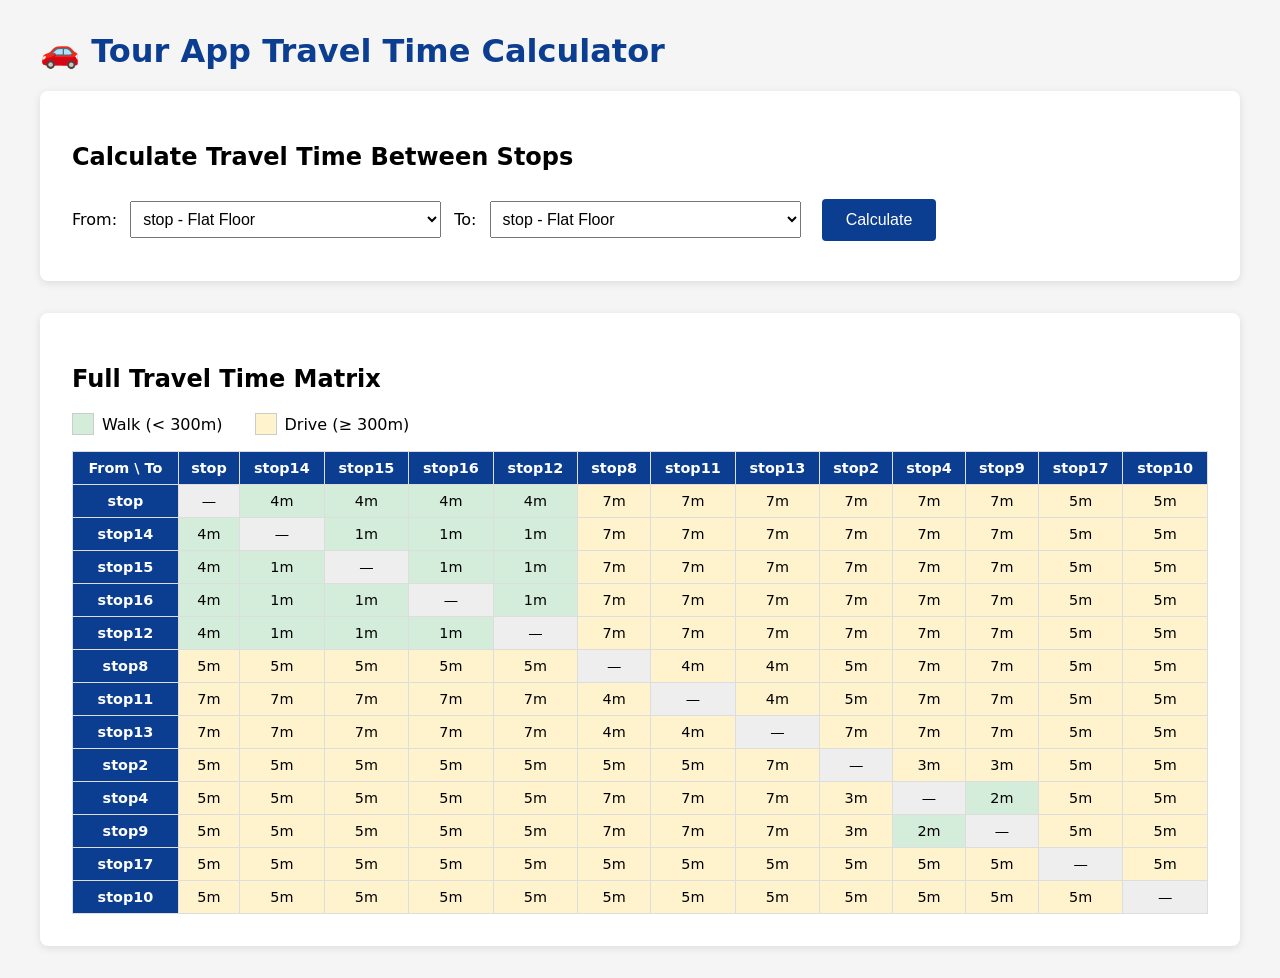
<file: test-travel-times.html>
<!DOCTYPE html>
<html lang="en">
<head>
  <meta charset="UTF-8">
  <meta name="viewport" content="width=device-width, initial-scale=1.0">
  <title>Travel Time Calculator - Test</title>
  <style>
    body {
      font-family: system-ui, -apple-system, sans-serif;
      max-width: 1200px;
      margin: 2rem auto;
      padding: 0 1rem;
      background: #f5f5f5;
    }
    h1 { color: #0b3d91; }
    .calculator {
      background: white;
      padding: 2rem;
      border-radius: 8px;
      box-shadow: 0 2px 8px rgba(0,0,0,0.1);
      margin-bottom: 2rem;
    }
    select, button {
      padding: 0.5rem;
      font-size: 1rem;
      margin: 0.5rem;
    }
    button {
      background: #0b3d91;
      color: white;
      border: none;
      border-radius: 4px;
      cursor: pointer;
      padding: 0.75rem 1.5rem;
    }
    button:hover { background: #0a2f6e; }
    .result {
      margin-top: 1rem;
      padding: 1rem;
      background: #e8f4f8;
      border-left: 4px solid #0b3d91;
      border-radius: 4px;
      font-size: 1.1rem;
    }
    .matrix {
      background: white;
      padding: 2rem;
      border-radius: 8px;
      box-shadow: 0 2px 8px rgba(0,0,0,0.1);
      overflow-x: auto;
    }
    table {
      width: 100%;
      border-collapse: collapse;
      font-size: 0.9rem;
    }
    th, td {
      padding: 0.5rem;
      border: 1px solid #ddd;
      text-align: center;
    }
    th {
      background: #0b3d91;
      color: white;
      position: sticky;
      top: 0;
    }
    td.walk { background: #d4edda; }
    td.drive { background: #fff3cd; }
    .legend {
      margin: 1rem 0;
      display: flex;
      gap: 2rem;
    }
    .legend-item {
      display: flex;
      align-items: center;
      gap: 0.5rem;
    }
    .legend-color {
      width: 20px;
      height: 20px;
      border: 1px solid #ccc;
    }
  </style>
</head>
<body>
  <h1>🚗 Tour App Travel Time Calculator</h1>

  <div class="calculator">
    <h2>Calculate Travel Time Between Stops</h2>
    <div>
      <label>From:
        <select id="fromStop"></select>
      </label>
      <label>To:
        <select id="toStop"></select>
      </label>
      <button onclick="calculateSingle()">Calculate</button>
    </div>
    <div id="result" class="result" style="display: none;"></div>
  </div>

  <div class="matrix">
    <h2>Full Travel Time Matrix</h2>
    <div class="legend">
      <div class="legend-item">
        <div class="legend-color" style="background: #d4edda;"></div>
        <span>Walk (< 300m)</span>
      </div>
      <div class="legend-item">
        <div class="legend-color" style="background: #fff3cd;"></div>
        <span>Drive (≥ 300m)</span>
      </div>
    </div>
    <div id="matrix"></div>
  </div>

  <script src="data/gpsCoordinates.js"></script>
  <script>
    // Populate dropdowns
    const stopIds = Object.keys(window.GPS_COORDS).filter(id => !id.startsWith('_'));
    const fromSelect = document.getElementById('fromStop');
    const toSelect = document.getElementById('toStop');

    stopIds.forEach(id => {
      const stop = window.GPS_COORDS[id];
      const option1 = document.createElement('option');
      option1.value = id;
      option1.textContent = `${id} - ${stop.label}`;
      fromSelect.appendChild(option1);

      const option2 = document.createElement('option');
      option2.value = id;
      option2.textContent = `${id} - ${stop.label}`;
      toSelect.appendChild(option2);
    });

    // Calculate single route
    function calculateSingle() {
      const from = fromSelect.value;
      const to = toSelect.value;

      if (from === to) {
        document.getElementById('result').innerHTML = '⚠️ Same stop selected';
        document.getElementById('result').style.display = 'block';
        return;
      }

      const result = calculateTravelTime(from, to);
      const distanceKm = (result.distance / 1000).toFixed(2);
      const distanceFt = (result.distance * 3.28084).toFixed(0);

      document.getElementById('result').innerHTML = `
        <strong>${window.GPS_COORDS[from].label} → ${window.GPS_COORDS[to].label}</strong><br>
        Distance: ${distanceKm} km (${distanceFt} ft)<br>
        Travel Time: <strong>${result.minutes} minutes</strong> (${result.mode})<br>
        <small>GPS: ${window.GPS_COORDS[from].lat.toFixed(6)}, ${window.GPS_COORDS[from].lng.toFixed(6)} →
        ${window.GPS_COORDS[to].lat.toFixed(6)}, ${window.GPS_COORDS[to].lng.toFixed(6)}</small>
      `;
      document.getElementById('result').style.display = 'block';
    }

    // Build full matrix
    function buildMatrix() {
      const matrix = buildTravelTimeMatrix();

      let html = '<table><thead><tr><th>From \\ To</th>';
      stopIds.forEach(id => {
        html += `<th title="${window.GPS_COORDS[id].label}">${id}</th>`;
      });
      html += '</tr></thead><tbody>';

      stopIds.forEach(fromId => {
        html += `<tr><th title="${window.GPS_COORDS[fromId].label}">${fromId}</th>`;
        stopIds.forEach(toId => {
          const time = matrix[fromId][toId];
          if (time.minutes === 0) {
            html += '<td style="background: #eee;">—</td>';
          } else {
            const className = time.mode === 'walk' ? 'walk' : 'drive';
            const distKm = (time.distance / 1000).toFixed(1);
            html += `<td class="${className}" title="${distKm}km ${time.mode}">${time.minutes}m</td>`;
          }
        });
        html += '</tr>';
      });

      html += '</tbody></table>';
      document.getElementById('matrix').innerHTML = html;
    }

    // Initialize
    buildMatrix();
  </script>
</body>
</html>
</file>
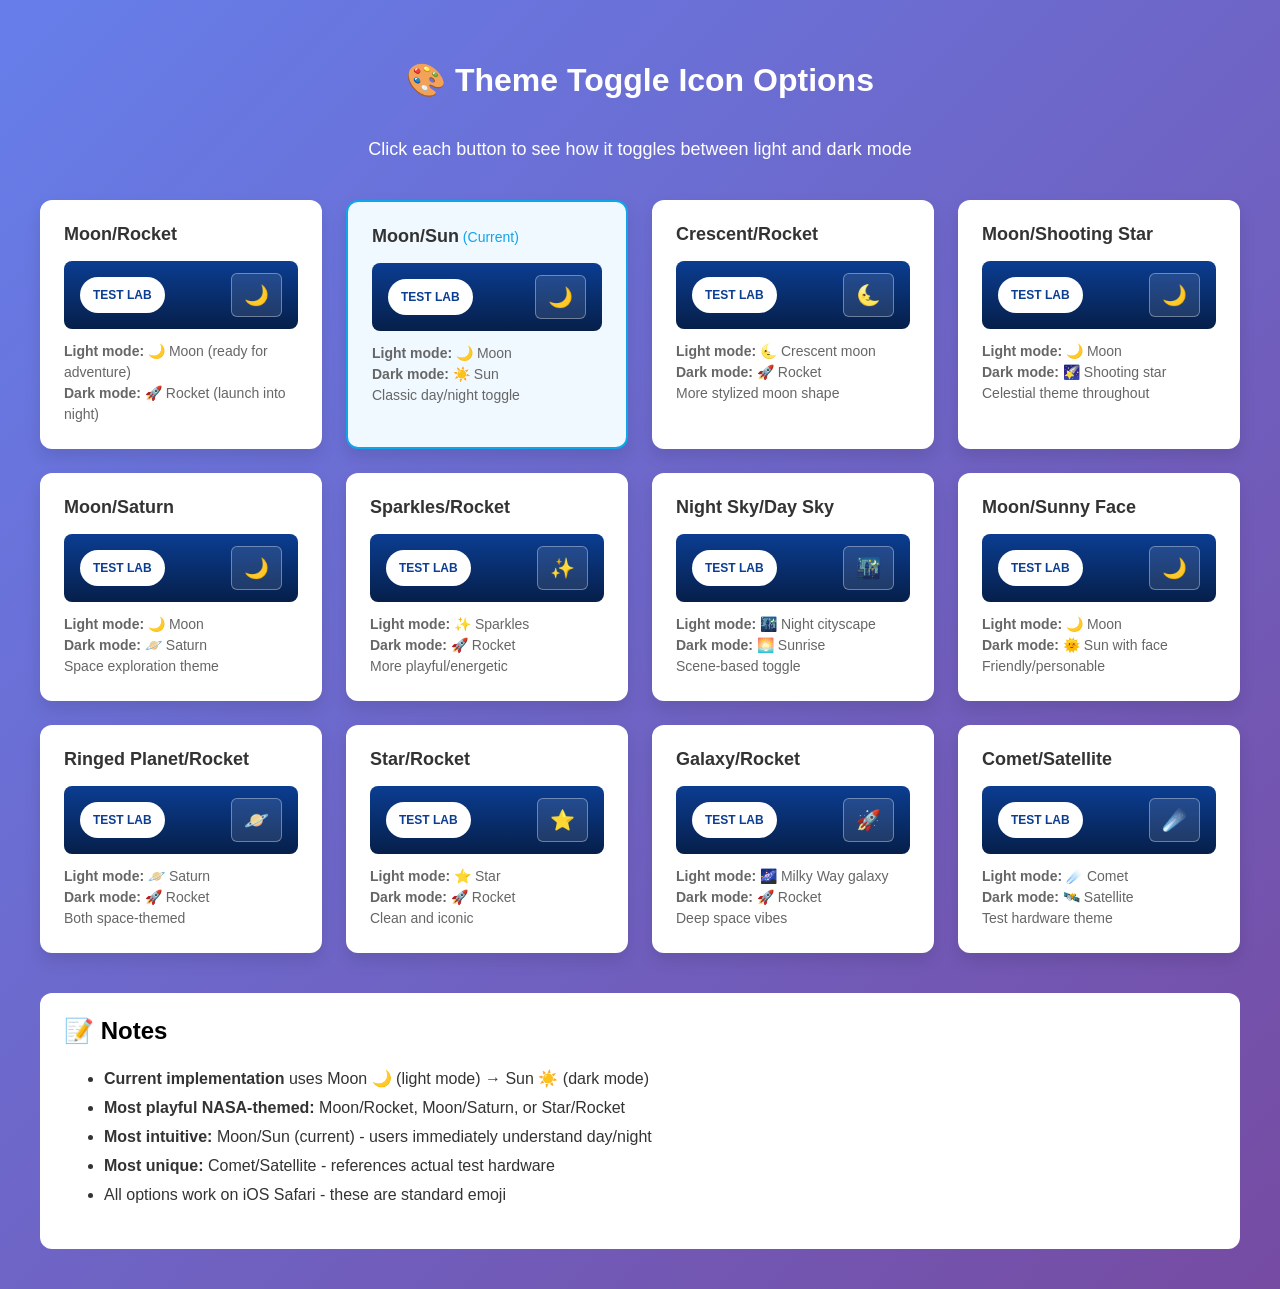
<file: theme-toggle-mockup.html>
<!DOCTYPE html>
<html lang="en">
<head>
<meta charset="UTF-8">
<meta name="viewport" content="width=device-width, initial-scale=1.0">
<title>Theme Toggle Icon Mockups</title>
<style>
* { box-sizing: border-box; }
body {
  font-family: -apple-system, BlinkMacSystemFont, "Segoe UI", Roboto, sans-serif;
  margin: 0;
  padding: 40px 20px;
  background: linear-gradient(135deg, #667eea 0%, #764ba2 100%);
  min-height: 100vh;
}
.container {
  max-width: 1200px;
  margin: 0 auto;
}
h1 {
  color: white;
  text-align: center;
  margin-bottom: 40px;
  font-size: 32px;
}
.grid {
  display: grid;
  grid-template-columns: repeat(auto-fit, minmax(280px, 1fr));
  gap: 24px;
  margin-bottom: 40px;
}
.mockup {
  background: white;
  border-radius: 12px;
  padding: 24px;
  box-shadow: 0 8px 16px rgba(0,0,0,0.1);
}
.mockup h3 {
  margin: 0 0 16px;
  font-size: 18px;
  color: #333;
}
.mockup-header {
  background: linear-gradient(180deg, #0b3d91, #061f4a);
  color: white;
  display: flex;
  align-items: center;
  gap: 12px;
  padding: 12px 16px;
  border-radius: 8px;
  margin-bottom: 12px;
}
.mockup-badge {
  width: auto;
  height: 36px;
  padding: 0 12px;
  border-radius: 18px;
  background: white;
  color: #0b3d91;
  display: flex;
  align-items: center;
  justify-content: center;
  font-weight: 800;
  font-size: 12px;
  border: 1px solid rgba(255,255,255,.35);
}
.mockup-spacer { flex: 1; }
.mockup-btn {
  background: rgba(255,255,255,.1);
  color: white;
  border: 1px solid rgba(255,255,255,.35);
  padding: 8px 12px;
  border-radius: 6px;
  font-size: 20px;
  cursor: pointer;
  min-height: 44px;
  min-width: 44px;
  transition: background 0.2s;
}
.mockup-btn:hover {
  background: rgba(255,255,255,.2);
}
.description {
  color: #666;
  font-size: 14px;
  line-height: 1.5;
  margin-top: 12px;
}
.current {
  background: #f0f9ff;
  border: 2px solid #0ea5e9;
}
.current h3::after {
  content: " (Current)";
  color: #0ea5e9;
  font-weight: normal;
  font-size: 14px;
}
</style>
</head>
<body>
<div class="container">
  <h1>🎨 Theme Toggle Icon Options</h1>
  <p style="color: white; text-align: center; margin-bottom: 40px; font-size: 18px;">
    Click each button to see how it toggles between light and dark mode
  </p>

  <div class="grid">
    <!-- Option 1: Moon/Rocket -->
    <div class="mockup">
      <h3>Moon/Rocket</h3>
      <div class="mockup-header">
        <div class="mockup-badge">TEST LAB</div>
        <div class="mockup-spacer"></div>
        <button class="mockup-btn" onclick="toggle(this, '🌙', '🚀')" data-icons="🌙🚀">🌙</button>
      </div>
      <div class="description">
        <strong>Light mode:</strong> 🌙 Moon (ready for adventure)<br>
        <strong>Dark mode:</strong> 🚀 Rocket (launch into night)
      </div>
    </div>

    <!-- Option 2: Current (Moon/Sun) -->
    <div class="mockup current">
      <h3>Moon/Sun</h3>
      <div class="mockup-header">
        <div class="mockup-badge">TEST LAB</div>
        <div class="mockup-spacer"></div>
        <button class="mockup-btn" onclick="toggle(this, '🌙', '☀️')" data-icons="🌙☀️">🌙</button>
      </div>
      <div class="description">
        <strong>Light mode:</strong> 🌙 Moon<br>
        <strong>Dark mode:</strong> ☀️ Sun<br>
        Classic day/night toggle
      </div>
    </div>

    <!-- Option 3: Crescent/Rocket -->
    <div class="mockup">
      <h3>Crescent/Rocket</h3>
      <div class="mockup-header">
        <div class="mockup-badge">TEST LAB</div>
        <div class="mockup-spacer"></div>
        <button class="mockup-btn" onclick="toggle(this, '🌜', '🚀')" data-icons="🌜🚀">🌜</button>
      </div>
      <div class="description">
        <strong>Light mode:</strong> 🌜 Crescent moon<br>
        <strong>Dark mode:</strong> 🚀 Rocket<br>
        More stylized moon shape
      </div>
    </div>

    <!-- Option 4: Moon/Rocket with Star -->
    <div class="mockup">
      <h3>Moon/Shooting Star</h3>
      <div class="mockup-header">
        <div class="mockup-badge">TEST LAB</div>
        <div class="mockup-spacer"></div>
        <button class="mockup-btn" onclick="toggle(this, '🌙', '🌠')" data-icons="🌙🌠">🌙</button>
      </div>
      <div class="description">
        <strong>Light mode:</strong> 🌙 Moon<br>
        <strong>Dark mode:</strong> 🌠 Shooting star<br>
        Celestial theme throughout
      </div>
    </div>

    <!-- Option 5: Moon/Saturn -->
    <div class="mockup">
      <h3>Moon/Saturn</h3>
      <div class="mockup-header">
        <div class="mockup-badge">TEST LAB</div>
        <div class="mockup-spacer"></div>
        <button class="mockup-btn" onclick="toggle(this, '🌙', '🪐')" data-icons="🌙🪐">🌙</button>
      </div>
      <div class="description">
        <strong>Light mode:</strong> 🌙 Moon<br>
        <strong>Dark mode:</strong> 🪐 Saturn<br>
        Space exploration theme
      </div>
    </div>

    <!-- Option 6: Stars/Rocket -->
    <div class="mockup">
      <h3>Sparkles/Rocket</h3>
      <div class="mockup-header">
        <div class="mockup-badge">TEST LAB</div>
        <div class="mockup-spacer"></div>
        <button class="mockup-btn" onclick="toggle(this, '✨', '🚀')" data-icons="✨🚀">✨</button>
      </div>
      <div class="description">
        <strong>Light mode:</strong> ✨ Sparkles<br>
        <strong>Dark mode:</strong> 🚀 Rocket<br>
        More playful/energetic
      </div>
    </div>

    <!-- Option 7: Night/Day Sky -->
    <div class="mockup">
      <h3>Night Sky/Day Sky</h3>
      <div class="mockup-header">
        <div class="mockup-badge">TEST LAB</div>
        <div class="mockup-spacer"></div>
        <button class="mockup-btn" onclick="toggle(this, '🌃', '🌅')" data-icons="🌃🌅">🌃</button>
      </div>
      <div class="description">
        <strong>Light mode:</strong> 🌃 Night cityscape<br>
        <strong>Dark mode:</strong> 🌅 Sunrise<br>
        Scene-based toggle
      </div>
    </div>

    <!-- Option 8: Moon/Sunny Face -->
    <div class="mockup">
      <h3>Moon/Sunny Face</h3>
      <div class="mockup-header">
        <div class="mockup-badge">TEST LAB</div>
        <div class="mockup-spacer"></div>
        <button class="mockup-btn" onclick="toggle(this, '🌙', '🌞')" data-icons="🌙🌞">🌙</button>
      </div>
      <div class="description">
        <strong>Light mode:</strong> 🌙 Moon<br>
        <strong>Dark mode:</strong> 🌞 Sun with face<br>
        Friendly/personable
      </div>
    </div>

    <!-- Option 9: Orbit/Rocket -->
    <div class="mockup">
      <h3>Ringed Planet/Rocket</h3>
      <div class="mockup-header">
        <div class="mockup-badge">TEST LAB</div>
        <div class="mockup-spacer"></div>
        <button class="mockup-btn" onclick="toggle(this, '🪐', '🚀')" data-icons="🪐🚀">🪐</button>
      </div>
      <div class="description">
        <strong>Light mode:</strong> 🪐 Saturn<br>
        <strong>Dark mode:</strong> 🚀 Rocket<br>
        Both space-themed
      </div>
    </div>

    <!-- Option 10: Simple Star/Rocket -->
    <div class="mockup">
      <h3>Star/Rocket</h3>
      <div class="mockup-header">
        <div class="mockup-badge">TEST LAB</div>
        <div class="mockup-spacer"></div>
        <button class="mockup-btn" onclick="toggle(this, '⭐', '🚀')" data-icons="⭐🚀">⭐</button>
      </div>
      <div class="description">
        <strong>Light mode:</strong> ⭐ Star<br>
        <strong>Dark mode:</strong> 🚀 Rocket<br>
        Clean and iconic
      </div>
    </div>

    <!-- Option 11: Milky Way/Rocket -->
    <div class="mockup">
      <h3>Galaxy/Rocket</h3>
      <div class="mockup-header">
        <div class="mockup-badge">TEST LAB</div>
        <div class="mockup-spacer"></div>
        <button class="mockup-btn" onclick="toggle(this, '🌌', '🚀')" data-icons="🌌🚀">🚀</button>
      </div>
      <div class="description">
        <strong>Light mode:</strong> 🌌 Milky Way galaxy<br>
        <strong>Dark mode:</strong> 🚀 Rocket<br>
        Deep space vibes
      </div>
    </div>

    <!-- Option 12: Comet/Satellite -->
    <div class="mockup">
      <h3>Comet/Satellite</h3>
      <div class="mockup-header">
        <div class="mockup-badge">TEST LAB</div>
        <div class="mockup-spacer"></div>
        <button class="mockup-btn" onclick="toggle(this, '☄️', '🛰️')" data-icons="☄️🛰️">☄️</button>
      </div>
      <div class="description">
        <strong>Light mode:</strong> ☄️ Comet<br>
        <strong>Dark mode:</strong> 🛰️ Satellite<br>
        Test hardware theme
      </div>
    </div>
  </div>

  <div style="background: white; border-radius: 12px; padding: 24px; margin-top: 40px;">
    <h2 style="margin-top: 0;">📝 Notes</h2>
    <ul style="line-height: 1.8; color: #333;">
      <li><strong>Current implementation</strong> uses Moon 🌙 (light mode) → Sun ☀️ (dark mode)</li>
      <li><strong>Most playful NASA-themed:</strong> Moon/Rocket, Moon/Saturn, or Star/Rocket</li>
      <li><strong>Most intuitive:</strong> Moon/Sun (current) - users immediately understand day/night</li>
      <li><strong>Most unique:</strong> Comet/Satellite - references actual test hardware</li>
      <li>All options work on iOS Safari - these are standard emoji</li>
    </ul>
  </div>
</div>

<script>
function toggle(btn, icon1, icon2) {
  var current = btn.textContent.trim();
  btn.textContent = current === icon1 ? icon2 : icon1;
}
</script>
</body>
</html>
</file>
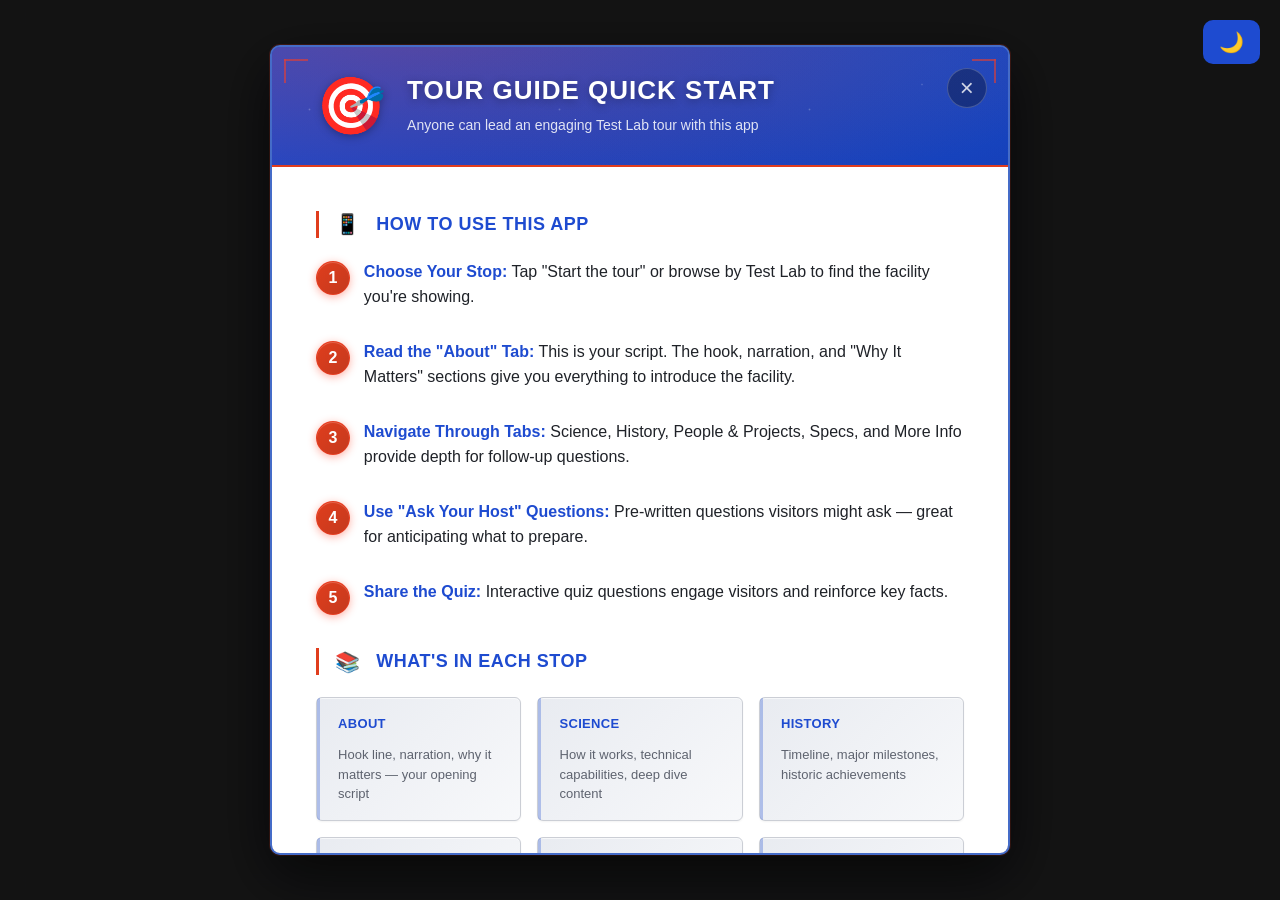
<file: tour-guide-quickstart.html>
<!DOCTYPE html>
<html lang="en">
<head>
<meta charset="UTF-8">
<meta name="viewport" content="width=device-width, initial-scale=1.0">
<title>Tour Guide Quick Start - Mockup</title>
<style>
/* CSS Variables - Design Tokens */
:root {
  --nasa-blue: oklch(47.6% 0.210 264.7);
  --nasa-blue-fill: oklch(47.6% 0.210 264.7);
  --nasa-blue-dark: oklch(38.0% 0.180 264.7);
  --nasa-red: oklch(60.1% 0.204 33.0);
  --ink: oklch(25.0% 0.013 266.7);
  --ink-soft: oklch(50.0% 0.020 266.6);
  --line: oklch(85.0% 0.010 266.3);
  --bg: oklch(95.0% 0.005 266.4);
  --card: oklch(100% 0.000 0);
  --on-accent: oklch(100% 0.000 0);
  --chip-grey-bg: oklch(90.0% 0.005 267.6);
  --radius: 10px;
  --radius-sm: 6px;
  --shadow: 0 1px 3px rgba(0,0,0,.12), 0 6px 20px rgba(0,0,0,.06);
  --space-3xs: 0.25rem;
  --space-2xs: 0.5rem;
  --space-xs: 0.75rem;
  --space-sm: 1rem;
  --space-md: clamp(1rem, 0.85rem + 0.6vw, 1.5rem);
  --space-lg: clamp(1.25rem, 1rem + 1vw, 2rem);
  --space-xl: clamp(1.75rem, 1.3rem + 1.8vw, 3rem);
  --space-gutter: clamp(1.1rem, 0.9rem + 1vw, 1.75rem);
  --font: "Public Sans", "Source Sans Pro", -apple-system, "Segoe UI", Roboto, Helvetica, Arial, sans-serif;
}

[data-theme="dark"] {
  --nasa-blue: oklch(66.5% 0.167 263.0);
  --nasa-blue-fill: oklch(47.6% 0.210 264.7);
  --nasa-blue-dark: oklch(24.8% 0.087 268.3);
  --nasa-red: oklch(60.1% 0.204 33.0);
  --ink: oklch(94.3% 0.013 266.7);
  --ink-soft: oklch(68.6% 0.039 266.6);
  --line: oklch(35.3% 0.062 266.3);
  --bg: oklch(12.9% 0.015 266.4);
  --card: oklch(21.2% 0.040 265.8);
  --on-accent: oklch(97.6% 0.006 264.5);
  --chip-grey-bg: oklch(25.9% 0.041 267.6);
  --shadow: inset 0 1px 0 rgba(255,255,255,.05), 0 8px 20px rgba(0,0,0,.45);
}

* { box-sizing: border-box; }
body {
  margin: 0;
  padding: 0;
  font-family: var(--font);
  color: var(--ink);
  background: var(--bg);
  line-height: 1.5;
  -webkit-font-smoothing: antialiased;
}

/* Modal Styles */
.quickstart-modal {
  position: fixed;
  top: 0;
  left: 0;
  width: 100%;
  height: 100%;
  background: rgba(0, 0, 0, 0.92);
  backdrop-filter: blur(12px);
  z-index: 10000;
  display: flex;
  align-items: center;
  justify-content: center;
  padding: var(--space-gutter);
  opacity: 0;
  animation: fadeIn 0.3s ease-out forwards;
}

@keyframes fadeIn {
  to { opacity: 1; }
}

.quickstart-content {
  background: linear-gradient(160deg,
    oklch(45% 0.20 264.7) 0%,
    oklch(40% 0.19 264.7) 50%,
    oklch(35% 0.18 264.7) 100%
  );
  border: 2px solid oklch(55% 0.15 264.7);
  border-radius: var(--radius);
  max-width: 740px;
  max-height: 90vh;
  overflow-y: auto;
  padding: 0;
  box-shadow:
    inset 0 1px 0 rgba(255,255,255,.08),
    0 20px 60px rgba(0,0,0,0.7),
    0 0 0 1px rgba(252,61,33,0.2);
  position: relative;
  animation: slideUp 0.4s ease-out;
}

/* Console panel corner brackets - signature app element */
.quickstart-content::before {
  content: "";
  position: absolute;
  inset: 12px;
  pointer-events: none;
  z-index: 1;
  background-repeat: no-repeat;
  background-image:
    linear-gradient(rgba(252,61,33,0.7) 0 0), linear-gradient(rgba(252,61,33,0.7) 0 0),
    linear-gradient(rgba(252,61,33,0.7) 0 0), linear-gradient(rgba(252,61,33,0.7) 0 0),
    linear-gradient(rgba(252,61,33,0.7) 0 0), linear-gradient(rgba(252,61,33,0.7) 0 0),
    linear-gradient(rgba(252,61,33,0.7) 0 0), linear-gradient(rgba(252,61,33,0.7) 0 0);
  background-size:
    24px 2px, 2px 24px, 24px 2px, 2px 24px,
    24px 2px, 2px 24px, 24px 2px, 2px 24px;
  background-position:
    top left, top left, top right, top right,
    bottom left, bottom left, bottom right, bottom right;
  opacity: 0.8;
}

@keyframes slideUp {
  from {
    transform: translateY(30px);
    opacity: 0;
  }
  to {
    transform: translateY(0);
    opacity: 1;
  }
}

.quickstart-header {
  background:
    radial-gradient(1200px 300px at 20% -10%, rgba(252,61,33,.25), transparent 60%),
    radial-gradient(900px 400px at 90% 10%, rgba(31,90,200,.35), transparent 60%),
    linear-gradient(160deg, oklch(48% 0.21 264.7) 0%, oklch(42% 0.20 264.7) 100%);
  color: var(--on-accent);
  padding: var(--space-lg) var(--space-xl);
  border-bottom: 2px solid var(--nasa-red);
  position: relative;
  overflow: hidden;
  display: grid;
  grid-template-columns: auto 1fr;
  grid-template-rows: auto auto;
  gap: var(--space-xs) var(--space-md);
  align-items: center;
}

/* Subtle starfield in header */
.quickstart-header::before {
  content: "";
  position: absolute;
  inset: 0;
  background-image:
    radial-gradient(1.5px 1.5px at 15% 25%, rgba(255,255,255,0.6), transparent),
    radial-gradient(1px 1px at 35% 65%, rgba(255,255,255,0.5), transparent),
    radial-gradient(1.3px 1.3px at 60% 15%, rgba(255,255,255,0.6), transparent),
    radial-gradient(1px 1px at 78% 50%, rgba(255,255,255,0.5), transparent),
    radial-gradient(1.5px 1.5px at 90% 75%, rgba(255,255,255,0.6), transparent);
  background-size: 250px 250px;
  opacity: 0.4;
  pointer-events: none;
}

.quickstart-icon {
  font-size: 56px;
  line-height: 1;
  filter: drop-shadow(0 2px 4px rgba(0,0,0,0.3));
  grid-row: 1 / 3;
  grid-column: 1;
}

.quickstart-title {
  font-size: 26px;
  font-weight: 700;
  margin: 0;
  color: var(--on-accent);
  line-height: 1.1;
  text-transform: uppercase;
  letter-spacing: 1px;
  position: relative;
  text-shadow: 0 2px 8px rgba(0,0,0,0.3);
  grid-row: 1;
  grid-column: 2;
}

.quickstart-subtitle {
  font-size: 14px;
  margin: 0;
  color: rgba(255,255,255,0.85);
  line-height: 1.4;
  position: relative;
  grid-row: 2;
  grid-column: 2;
}

.quickstart-close {
  position: absolute;
  top: var(--space-md);
  right: var(--space-md);
  background: rgba(0,0,0,0.3);
  border: 1px solid rgba(255,255,255,0.2);
  font-size: 24px;
  line-height: 1;
  cursor: pointer;
  color: rgba(255,255,255,0.8);
  width: 40px;
  height: 40px;
  display: flex;
  align-items: center;
  justify-content: center;
  border-radius: 50%;
  transition: all 0.2s;
  padding: 0;
  z-index: 2;
}

.quickstart-close:hover {
  background: rgba(252,61,33,0.9);
  border-color: var(--nasa-red);
  color: var(--on-accent);
  transform: rotate(90deg);
}

.quickstart-body {
  background: var(--card);
  padding: var(--space-xl);
  position: relative;
  z-index: 2;
}

.quickstart-section {
  margin-bottom: var(--space-xl);
}

.quickstart-section:last-of-type {
  margin-bottom: 0;
}

.quickstart-section h3 {
  font-size: 18px;
  font-weight: 700;
  margin: 0 0 var(--space-md) 0;
  color: var(--nasa-blue);
  display: flex;
  align-items: center;
  gap: var(--space-sm);
  text-transform: uppercase;
  letter-spacing: 0.5px;
  border-left: 3px solid var(--nasa-red);
  padding-left: var(--space-sm);
}

.quickstart-section h3 span {
  font-size: 20px;
  line-height: 1;
}

.quickstart-section p {
  line-height: 1.6;
  color: var(--ink);
  margin: 0 0 var(--space-sm) 0;
}

.quickstart-steps {
  list-style: none;
  padding: 0;
  margin: 0;
  counter-reset: step-counter;
}

.quickstart-steps li {
  counter-increment: step-counter;
  position: relative;
  padding-left: 48px;
  margin-bottom: var(--space-lg);
  line-height: 1.6;
  color: var(--ink);
}

.quickstart-steps li:last-child {
  margin-bottom: 0;
}

.quickstart-steps li::before {
  content: counter(step-counter);
  position: absolute;
  left: 0;
  top: 2px;
  width: 32px;
  height: 32px;
  background: linear-gradient(135deg, var(--nasa-red) 0%, oklch(55% 0.18 33.0) 100%);
  color: var(--on-accent);
  border-radius: 50%;
  display: flex;
  align-items: center;
  justify-content: center;
  font-weight: 700;
  font-size: 16px;
  box-shadow: 0 2px 8px rgba(252,61,33,0.4), inset 0 1px 0 rgba(255,255,255,0.2);
  border: 1px solid rgba(252,61,33,0.5);
}

.quickstart-steps li strong {
  color: var(--nasa-blue);
  font-weight: 700;
}

.quickstart-tips {
  background: linear-gradient(135deg, oklch(92% 0.01 264.7), oklch(96% 0.005 264.7));
  border: 1px solid var(--line);
  border-left: 4px solid var(--nasa-red);
  padding: var(--space-md);
  border-radius: var(--radius-sm);
  margin-top: var(--space-md);
  box-shadow: inset 0 1px 0 rgba(255,255,255,0.5);
}

.quickstart-tips p {
  margin: 0 0 var(--space-sm) 0;
  line-height: 1.6;
  color: var(--ink);
}

.quickstart-tips p:last-child {
  margin-bottom: 0;
}

.quickstart-tips strong {
  color: var(--nasa-blue);
  font-weight: 700;
}

.quickstart-actions {
  display: flex;
  gap: var(--space-md);
  margin-top: var(--space-xl);
  padding-top: var(--space-lg);
  border-top: 1px solid var(--line);
}

.quickstart-actions button {
  flex: 1;
}

.feature-grid {
  display: grid;
  grid-template-columns: repeat(auto-fit, minmax(180px, 1fr));
  gap: var(--space-sm);
  margin-top: var(--space-md);
}

.feature-card {
  background: linear-gradient(135deg, oklch(94% 0.008 264.7), oklch(98% 0.003 264.7));
  padding: var(--space-sm) var(--space-md);
  border-radius: var(--radius-sm);
  border: 1px solid var(--line);
  box-shadow: inset 0 1px 0 rgba(255,255,255,0.6), 0 1px 2px rgba(0,0,0,0.05);
  position: relative;
  transition: all 0.2s;
}

.feature-card::before {
  content: "";
  position: absolute;
  left: 0;
  top: 0;
  bottom: 0;
  width: 3px;
  background: var(--nasa-blue);
  border-radius: var(--radius-sm) 0 0 var(--radius-sm);
  opacity: 0.3;
}

.feature-card:hover {
  border-color: var(--nasa-blue);
  box-shadow: inset 0 1px 0 rgba(255,255,255,0.6), 0 2px 8px rgba(11,61,145,0.15);
}

.feature-card:hover::before {
  opacity: 1;
}

.feature-card strong {
  display: block;
  margin-bottom: var(--space-xs);
  color: var(--nasa-blue);
  font-weight: 700;
  text-transform: uppercase;
  font-size: 13px;
  letter-spacing: 0.3px;
}

.feature-card p {
  margin: 0;
  font-size: 13px;
  line-height: 1.5;
  color: var(--ink-soft);
}

.checkbox-row {
  display: flex;
  align-items: center;
  gap: var(--space-sm);
  margin-top: var(--space-lg);
  padding: var(--space-sm) var(--space-md);
  background: linear-gradient(135deg, oklch(92% 0.01 264.7), oklch(95% 0.005 264.7));
  border: 1px solid var(--line);
  border-radius: var(--radius-sm);
  box-shadow: inset 0 1px 0 rgba(255,255,255,0.5);
}

.checkbox-row input[type="checkbox"] {
  width: 18px;
  height: 18px;
  cursor: pointer;
  margin: 0;
  accent-color: var(--nasa-red);
}

.checkbox-row label {
  font-size: 13px;
  color: var(--ink-soft);
  cursor: pointer;
  margin: 0;
  user-select: none;
}

/* Button styles */
.btn {
  display: inline-flex;
  align-items: center;
  gap: var(--space-2xs);
  justify-content: center;
  background: var(--nasa-blue-fill);
  color: var(--on-accent);
  border: none;
  border-radius: var(--radius);
  padding: var(--space-xs) var(--space-sm);
  font-size: 1rem;
  font-weight: 700;
  cursor: pointer;
  font-family: inherit;
  text-decoration: none;
  min-height: 48px;
}

.btn:hover {
  background: var(--nasa-blue-dark);
}

.btn.secondary {
  background: var(--card);
  color: var(--nasa-blue);
  border: 2px solid var(--nasa-blue);
}

.btn.red {
  background: var(--nasa-red);
}

.btn.red:hover {
  filter: brightness(.93);
}

/* Theme toggle */
.theme-toggle-demo {
  position: fixed;
  top: 20px;
  right: 20px;
  padding: 10px 16px;
  background: var(--nasa-blue-fill);
  color: var(--on-accent);
  border: none;
  border-radius: var(--radius);
  cursor: pointer;
  font-size: 20px;
  z-index: 10001;
}

/* Dark Mode Adjustments */
[data-theme="dark"] .quickstart-tips {
  background: linear-gradient(135deg, oklch(20% 0.03 264.7), oklch(24% 0.04 264.7));
  box-shadow: inset 0 1px 0 rgba(255,255,255,0.05);
}

[data-theme="dark"] .feature-card {
  background: linear-gradient(135deg, oklch(24% 0.04 264.7), oklch(28% 0.045 264.7));
  box-shadow: inset 0 1px 0 rgba(255,255,255,0.05), 0 1px 2px rgba(0,0,0,0.3);
}

[data-theme="dark"] .feature-card::before {
  background: var(--nasa-blue);
  opacity: 0.5;
}

[data-theme="dark"] .feature-card:hover {
  box-shadow: inset 0 1px 0 rgba(255,255,255,0.05), 0 2px 8px rgba(66,133,200,0.3);
}

[data-theme="dark"] .feature-card:hover::before {
  opacity: 1;
}

[data-theme="dark"] .checkbox-row {
  background: linear-gradient(135deg, oklch(20% 0.03 264.7), oklch(23% 0.035 264.7));
  box-shadow: inset 0 1px 0 rgba(255,255,255,0.05);
}

[data-theme="dark"] .quickstart-content {
  background: linear-gradient(160deg,
    oklch(18% 0.03 264.7) 0%,
    oklch(15% 0.025 264.7) 50%,
    oklch(13% 0.02 264.7) 100%
  );
  border-color: oklch(30% 0.08 264.7);
}

[data-theme="dark"] .quickstart-body {
  background: oklch(16% 0.025 264.7);
}

/* Responsive */
@media (max-width: 640px) {
  .quickstart-modal {
    padding: var(--space-md);
  }

  .quickstart-content {
    padding: var(--space-lg);
    max-height: 95vh;
  }

  .quickstart-title {
    font-size: 24px;
  }

  .quickstart-icon {
    font-size: 40px;
  }

  .feature-grid {
    grid-template-columns: 1fr;
  }

  .quickstart-actions {
    flex-direction: column;
  }

  .quickstart-actions button {
    width: 100%;
  }
}
</style>
</head>
<body>

<button class="theme-toggle-demo" onclick="toggleTheme()" aria-label="Toggle dark mode">🌙</button>

<!-- Quick Start Modal -->
<div class="quickstart-modal" id="quickstart-modal">
  <div class="quickstart-content">
    <button class="quickstart-close" onclick="closeQuickStart()" aria-label="Close">×</button>

    <div class="quickstart-header">
      <div class="quickstart-icon">🎯</div>
      <h1 class="quickstart-title">Tour Guide Quick Start</h1>
      <p class="quickstart-subtitle">Anyone can lead an engaging Test Lab tour with this app</p>
    </div>

    <div class="quickstart-body">
    <!-- How to Use This App -->
    <div class="quickstart-section">
      <h3><span>📱</span> How to Use This App</h3>
      <ol class="quickstart-steps">
        <li><strong>Choose Your Stop:</strong> Tap "Start the tour" or browse by Test Lab to find the facility you're showing.</li>
        <li><strong>Read the "About" Tab:</strong> This is your script. The hook, narration, and "Why It Matters" sections give you everything to introduce the facility.</li>
        <li><strong>Navigate Through Tabs:</strong> Science, History, People & Projects, Specs, and More Info provide depth for follow-up questions.</li>
        <li><strong>Use "Ask Your Host" Questions:</strong> Pre-written questions visitors might ask — great for anticipating what to prepare.</li>
        <li><strong>Share the Quiz:</strong> Interactive quiz questions engage visitors and reinforce key facts.</li>
      </ol>
    </div>

    <!-- What's in Each Stop -->
    <div class="quickstart-section">
      <h3><span>📚</span> What's in Each Stop</h3>
      <div class="feature-grid">
        <div class="feature-card">
          <strong>About</strong>
          <p>Hook line, narration, why it matters — your opening script</p>
        </div>
        <div class="feature-card">
          <strong>Science</strong>
          <p>How it works, technical capabilities, deep dive content</p>
        </div>
        <div class="feature-card">
          <strong>History</strong>
          <p>Timeline, major milestones, historic achievements</p>
        </div>
        <div class="feature-card">
          <strong>People & Projects</strong>
          <p>Programs, hardware tested, business units supported</p>
        </div>
        <div class="feature-card">
          <strong>Specs</strong>
          <p>"By the numbers" key facts and technical specifications</p>
        </div>
        <div class="feature-card">
          <strong>More Info</strong>
          <p>Related stops, contact info, one-pagers, work with us</p>
        </div>
      </div>
    </div>

    <!-- Tips for Great Tours -->
    <div class="quickstart-section">
      <h3><span>⭐</span> Tips for Great Tours</h3>
      <div class="quickstart-tips">
        <p><strong>Start with the hook:</strong> Each stop has an opening line designed to grab attention. Use it verbatim or as inspiration.</p>
        <p><strong>Read ahead:</strong> Scan the "About" and "Science" tabs before visitors arrive so you know the key points.</p>
        <p><strong>Point out the "Look For" callout:</strong> These highlight specific visual details visitors should notice.</p>
        <p><strong>Have the quiz ready:</strong> Great for groups — ask it aloud and let people discuss before revealing the answer.</p>
        <p><strong>Don't memorize everything:</strong> It's okay to glance at the app mid-tour. Visitors appreciate you checking facts over guessing.</p>
        <p><strong>Use "Ask Your Host" as prep:</strong> These questions help you think through what visitors might ask — but you're not expected to know every answer off the top of your head.</p>
      </div>
    </div>

    <!-- You Don't Need to Be an Expert -->
    <div class="quickstart-section">
      <h3><span>💡</span> You Don't Need to Be an Expert</h3>
      <p>This app was built so <strong>any Test Lab representative</strong> can pick it up and lead a professional tour — no prior facility knowledge required. The content is verified, the structure is consistent, and every stop gives you a script to follow.</p>
      <p><strong>If you don't know the answer to a question:</strong> It's perfectly fine to say "I'm not sure, but I can find out" and note it down. Visitors appreciate honesty over guessing.</p>
      <p><strong>Offline mode:</strong> This app works without WiFi once it's loaded, so you can use it anywhere on campus.</p>
    </div>

    <!-- Actions -->
    <div class="quickstart-actions">
      <button class="btn secondary" onclick="closeQuickStart()">Got it, let's go</button>
      <button class="btn red" onclick="closeQuickStart(); alert('In the real app, this navigates to the tour stops map.')">Browse Tour Stops →</button>
    </div>

    <!-- Don't show again -->
    <div class="checkbox-row">
      <input type="checkbox" id="dont-show-again" onchange="toggleDontShowAgain(this.checked)">
      <label for="dont-show-again">Don't show this again</label>
    </div>
    </div><!-- end quickstart-body -->
  </div>
</div>

<script>
// Close modal
function closeQuickStart() {
  document.getElementById('quickstart-modal').style.display = 'none';
}

// Toggle "don't show again" preference
function toggleDontShowAgain(checked) {
  try {
    localStorage.setItem('hideQuickStart', checked ? 'true' : 'false');
    console.log('Preference saved:', checked);
  } catch (e) {
    console.log('localStorage unavailable');
  }
}

// Theme toggle
function toggleTheme() {
  const html = document.documentElement;
  const currentTheme = html.getAttribute('data-theme');
  const newTheme = currentTheme === 'dark' ? null : 'dark';

  if (newTheme) {
    html.setAttribute('data-theme', 'dark');
  } else {
    html.removeAttribute('data-theme');
  }
}
</script>

</body>
</html>
</file>
